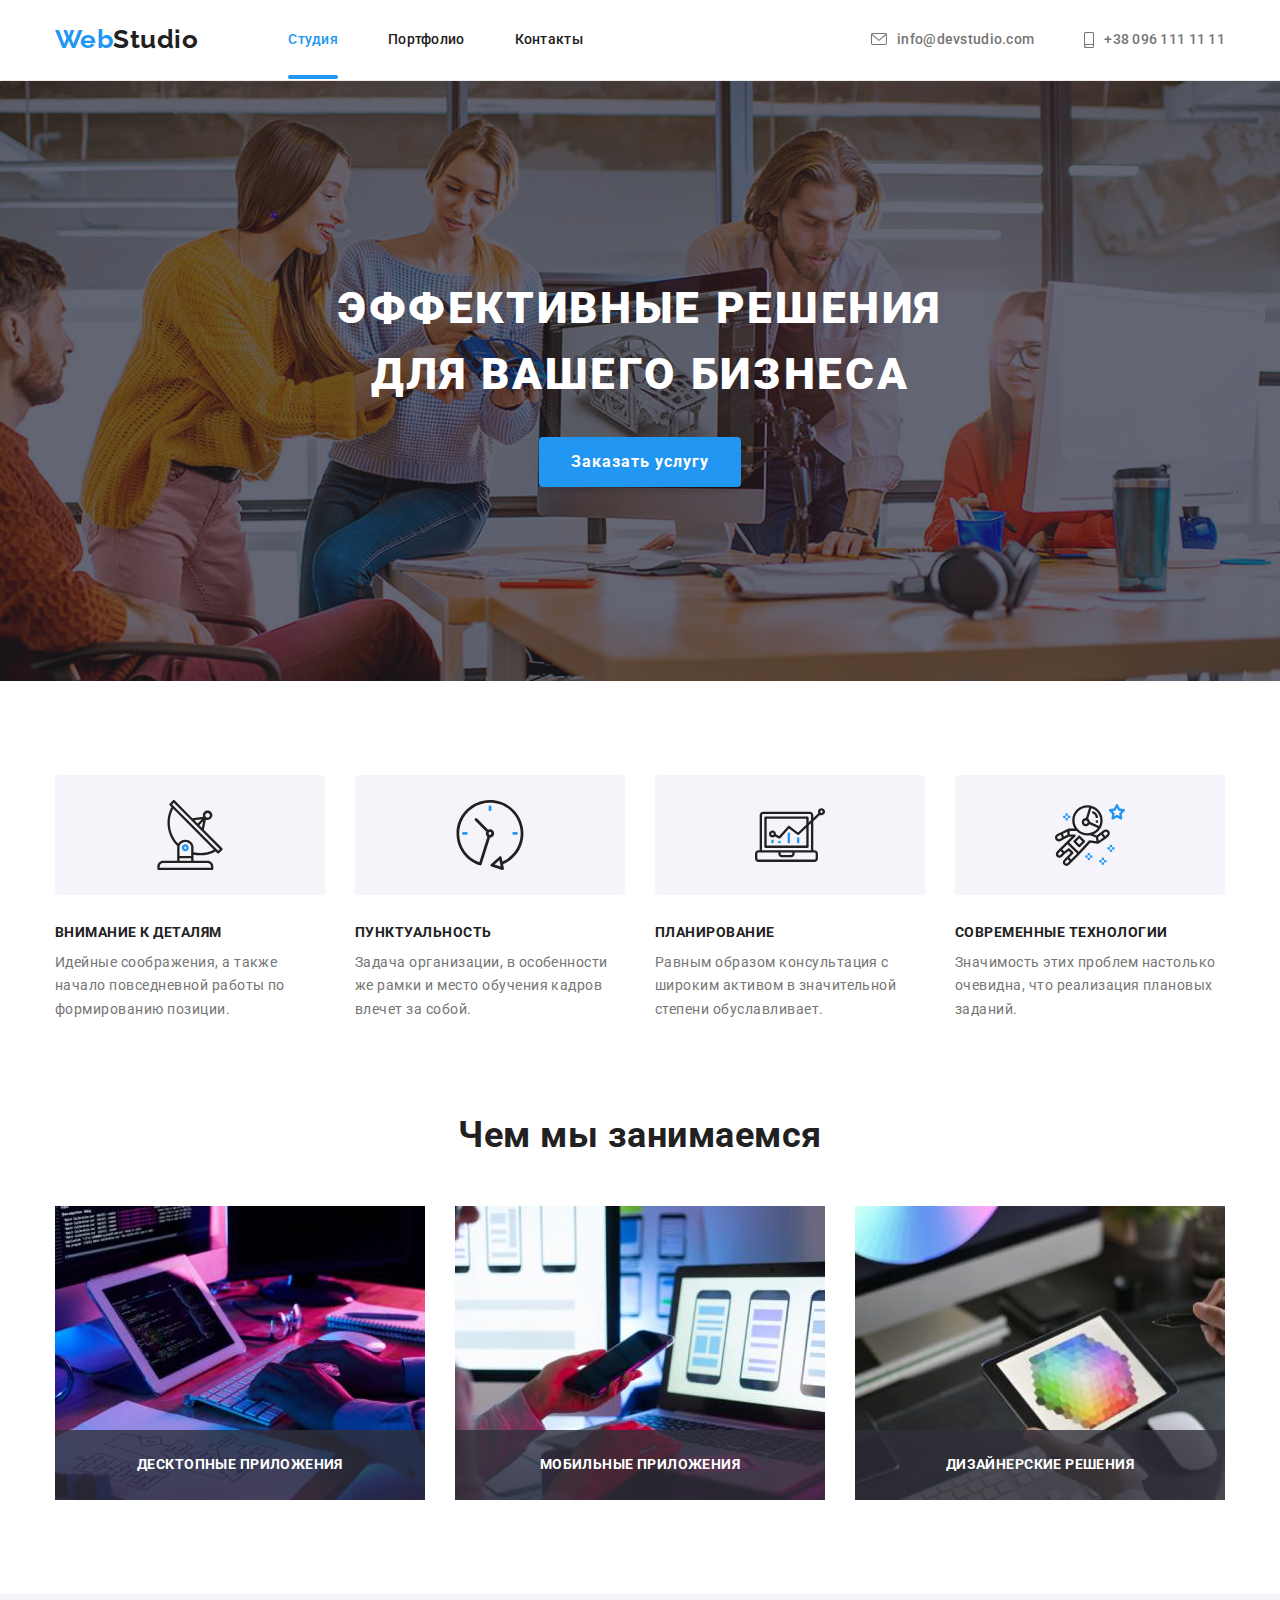
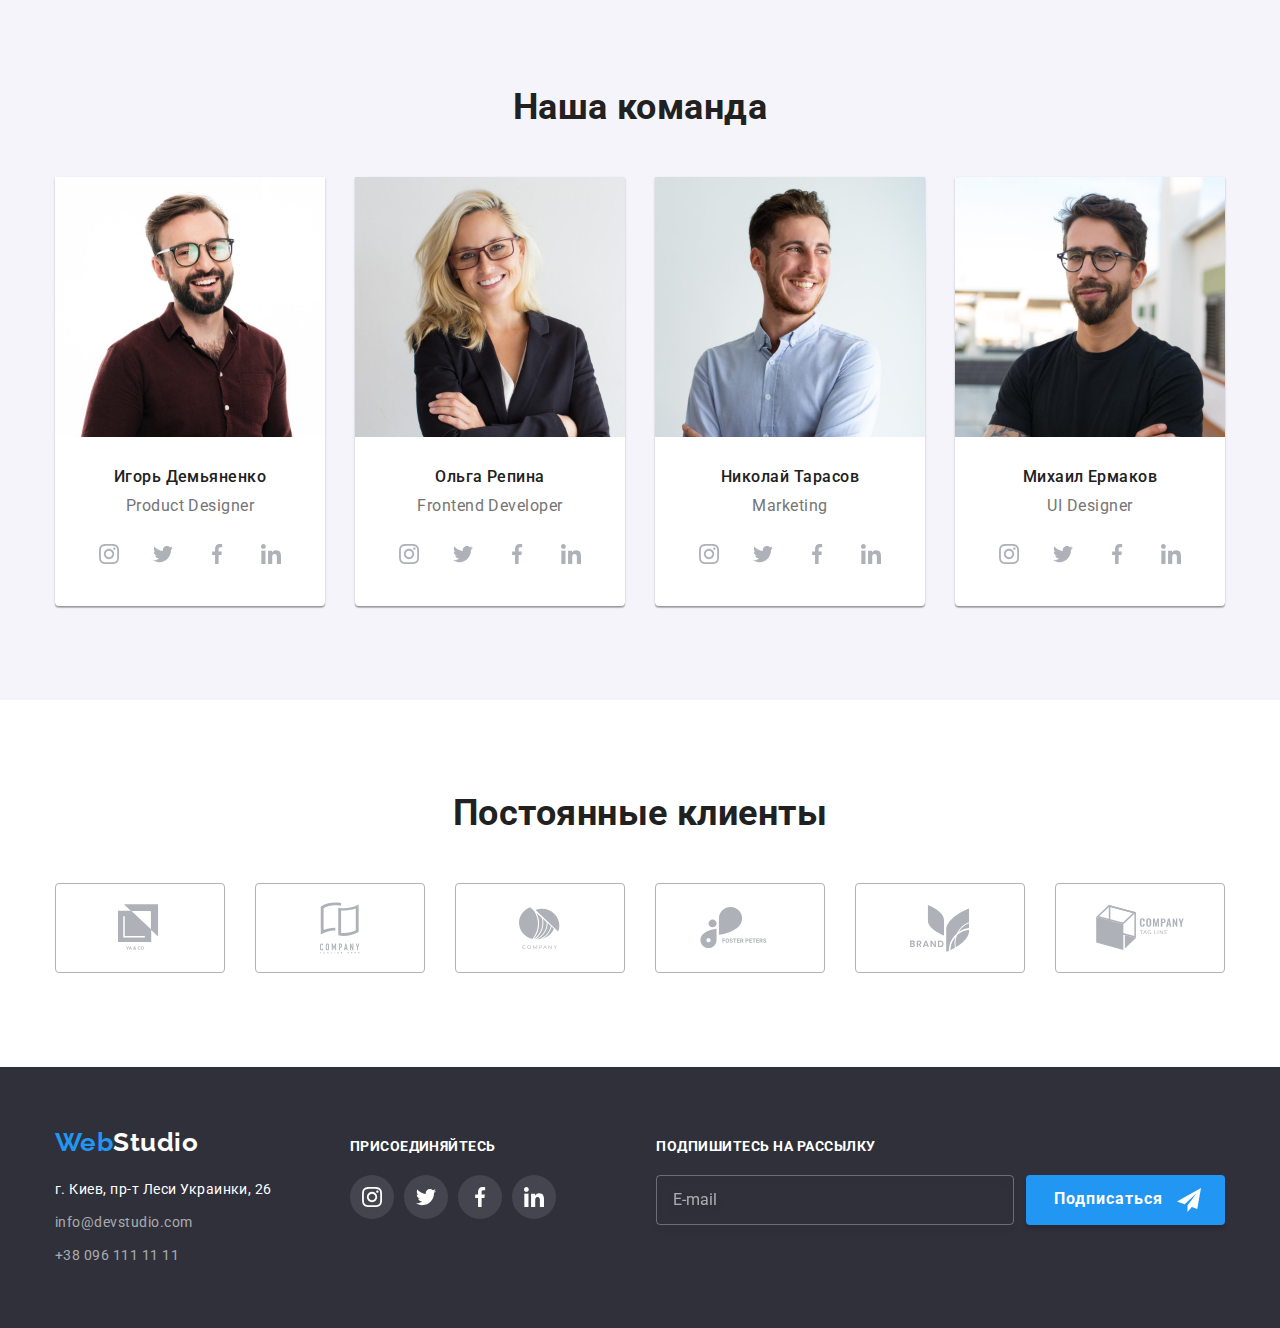
<file: index.html>
<!DOCTYPE html>
<html lang="ru">
<head>
    <meta charset="UTF-8">
    <meta http-equiv="X-UA-Compatible" content="IE=edge">
    <meta name="viewport" content="width=device-width, initial-scale=1.0">
    <title>WebStudio</title>
    <link rel="preconnect" href="https://fonts.gstatic.com">
    <link href="https://fonts.googleapis.com/css2?family=Raleway:wght@700&family=Roboto:wght@400;500;700;900&display=swap" rel="stylesheet">
    <link rel="stylesheet" href="https://cdnjs.cloudflare.com/ajax/libs/modern-normalize/0.2.0/modern-normalize.min.css">
    <link rel="stylesheet" href="./css/styles.css">
</head>
<body>
        <!--Навигация-->
        <header class="header">
            <div class="container">
            <nav class="navigation">
                <a href="./" class="webstudio-link"><span class="web">Web</span><span class="studio">Studio</span></a>
                <ul class="list menu">
                    <li class="menu-item"><a href="./" class="site-nav-link current">Студия</a></li>
                    <li class="menu-item"><a href="./portfolio.html" class="site-nav-link">Портфолио</a></li>
                    <li class="menu-item"><a href="" class="site-nav-link">Контакты</a></li>
                </ul>
            </nav>
            <ul class="list contacts">
                <li class="contacts-list"><a href="mailto:info@devstudio.com" class="contacts-item">
                    <svg class="icon" width="16" height="12">
                        <use href="./images/icons.svg#icon-envelope"></use>
                    </svg>
                    info@devstudio.com</a></li>
                <li class="contacts-list"><a href="tel:+380961111111" class="contacts-item">
                    <svg class="icon" width="10" height="16">
                        <use href="./images/icons.svg#icon-smartphone"></use>
                    </svg>
                    +38 096 111 11 11</a></li>
            </ul> 
            </div>           
        </header>
        <main>
        <section class="hero main-title">
            <div class="container">
                <h1 class="tag-main">Эффективные решения для вашего бизнеса</h1>
                <button type="button" class="order-button" data-modal-open>Заказать услугу</button>
            </div>
        </section>
        <!--Секция "Особенности"-->
        <section class="features-list section">
            <div class="container">
                <ul class="list grid">
                    <li class="grid-item features-item">
                        <div class="features-icon">
                            <svg class="icon">
                                <use href="./images/icons.svg#icon-antenna"></use>
                            </svg>
                        </div>
                        <h3 class="features">Внимание к деталям</h3>
                        <p class="description">Идейные соображения, а также начало повседневной работы по формированию позиции.</p>
                    </li>
                    <li class="grid-item features-item">
                        <div class="features-icon">
                                <svg class="icon">
                                <use href="./images/icons.svg#icon-clock"></use>
                            </svg>
                        </div>
                        <h3 class="features">Пунктуальность</h3>
                        <p class="description">Задача организации, в особенности же рамки и место обучения кадров влечет за собой.</p>
                    </li>
                    <li class="grid-item features-item">
                        <div class="features-icon">
                                <svg class="icon">
                                <use href="./images/icons.svg#icon-diagram"></use>
                            </svg>
                        </div>
                        <h3 class="features">Планирование</h3>
                        <p class="description">Равным образом консультация с широким активом в значительной степени обуславливает.</p>
                    </li>
                    <li class="grid-item features-item">
                        <div class="features-icon">
                                <svg class="icon">
                                <use href="./images/icons.svg#icon-astronaut"></use>
                            </svg>
                        </div>
                        <h3 class="features">Современные технологии</h3>
                        <p class="description">Значимость этих проблем настолько очевидна, что реализация плановых заданий.</p>
                    </li>
                </ul>
            </div>
        </section>
        <!--Секция "Чем мы занимаемся"-->
        <section class="activities section">
            <div class="container">
                <h2 class="activities-title">Чем мы занимаемся</h2>
                <ul class="list grid">
                    <li class="grid-item activities-item">
                        <img src="./images/box_1.jpg" 
                        alt="фото пример 1" 
                        width="370">
                      <div class="activities-meta">
                          <p class="activities-annotation">Десктопные приложения</p>
                      </div>
                    </li>
                    <li class="grid-item activities-item">
                        <img src="./images/box_2.jpg" 
                        alt="фото пример 2" 
                        width="370">
                      <div class="activities-meta">
                        <p class="activities-annotation">Мобильные приложения</p>
                      </div>
                    </li>
                    <li class="grid-item activities-item">
                        <img src="./images/box_3.jpg" 
                        alt="фото пример 3" 
                        width="370">
                      <div class="activities-meta">
                        <p class="activities-annotation">Дизайнерские решения</p>
                      </div>
                    </li>
                </ul>
            </div>
        </section>
        <!--Секция "Наша команда"-->
        <section class="team-list section">
            <div class="container">
                <h2 class="our-team">Наша команда</h2>
                <ul class="list grid">
                    <li class="grid-item team-item">
                        <img src="./images/team_card_1.jpg" alt="фото Игоря Демьяненко" width="270">
                        <div class="team-info"><h3 class="team-name">Игорь Демьяненко</h3>
                        <p class="team-description">Product Designer</p>
                        <ul class="list social-icons">
                            <li class="social-icons-item">
                              <a href="" class="social-icons-link" target="_blank" rel="noopener noreferrer">
                                <svg class="icon">
                                  <use href="./images/icons.svg#icon-instagram"></use>
                                </svg>
                              </a>
                            </li>
                            <li class="social-icons-item">
                              <a href="" class="social-icons-link" target="_blank" rel="noopener noreferrer">
                                <svg class="icon">
                                  <use href="./images/icons.svg#icon-twitter"></use>
                                </svg>
                              </a>
                            </li>
                            <li class="social-icons-item">
                              <a href="" class="social-icons-link" target="_blank" rel="noopener noreferrer">
                                <svg class="icon">
                                  <use href="./images/icons.svg#icon-facebook"></use>
                                </svg>
                              </a>
                            </li>
                            <li class="social-icons-item">
                              <a href="" class="social-icons-link" target="_blank" rel="noopener noreferrer">
                                <svg class="icon">
                                  <use href="./images/icons.svg#icon-linkedin"></use>
                                </svg>
                              </a>
                            </li>
                          </ul>
                        </div>
                    </li>
                    <li class="grid-item team-item">
                        <img src="./images/team_card_2.jpg" alt="фото Ольги Репиной" width="270">
                        <div class="team-info"><h3 class="team-name">Ольга Репина</h3>
                        <p class="team-description">Frontend Developer</p>
                        <ul class="list social-icons">
                            <li class="social-icons-item">
                              <a href="" class="social-icons-link" target="_blank" rel="noopener noreferrer">
                                <svg class="icon">
                                  <use href="./images/icons.svg#icon-instagram"></use>
                                </svg>
                              </a>
                            </li>
                            <li class="social-icons-item">
                              <a href="" class="social-icons-link" target="_blank" rel="noopener noreferrer">
                                <svg class="icon">
                                  <use href="./images/icons.svg#icon-twitter"></use>
                                </svg>
                              </a>
                            </li>
                            <li class="social-icons-item">
                              <a href="" class="social-icons-link" target="_blank" rel="noopener noreferrer">
                                <svg class="icon">
                                  <use href="./images/icons.svg#icon-facebook"></use>
                                </svg>
                              </a>
                            </li>
                            <li class="social-icons-item">
                              <a href="" class="social-icons-link" target="_blank" rel="noopener noreferrer">
                                <svg class="icon">
                                  <use href="./images/icons.svg#icon-linkedin"></use>
                                </svg>
                              </a>
                            </li>
                          </ul>
                        </div>                    
                    </li>
                    <li class="grid-item team-item">
                        <img src="./images/team_card_3.jpg" alt="фото Николая Тарасова" width="270">
                        <div class="team-info"><h3 class="team-name">Николай Тарасов</h3>
                        <p class="team-description">Marketing</p>
                        <ul class="list social-icons">
                            <li class="social-icons-item">
                              <a href="" class="social-icons-link" target="_blank" rel="noopener noreferrer">
                                <svg class="icon">
                                  <use href="./images/icons.svg#icon-instagram"></use>
                                </svg>
                              </a>
                            </li>
                            <li class="social-icons-item">
                              <a href="" class="social-icons-link" target="_blank" rel="noopener noreferrer">
                                <svg class="icon">
                                  <use href="./images/icons.svg#icon-twitter"></use>
                                </svg>
                              </a>
                            </li>
                            <li class="social-icons-item">
                              <a href="" class="social-icons-link" target="_blank" rel="noopener noreferrer">
                                <svg class="icon">
                                  <use href="./images/icons.svg#icon-facebook"></use>
                                </svg>
                              </a>
                            </li>
                            <li class="social-icons-item">
                              <a href="" class="social-icons-link" target="_blank" rel="noopener noreferrer">
                                <svg class="icon">
                                  <use href="./images/icons.svg#icon-linkedin"></use>
                                </svg>
                              </a>
                            </li>
                          </ul>
                        </div>
                    </li>
                    <li class="grid-item team-item">
                        <img src="./images/team_card_4.jpg" alt="фото Михаила Ермакова" width="270">
                        <div class="team-info"><h3 class="team-name">Михаил Ермаков</h3>
                        <p class="team-description">UI Designer</p>
                        <ul class="list social-icons">
                            <li class="social-icons-item">
                              <a href="" class="social-icons-link" target="_blank" rel="noopener noreferrer">
                                <svg class="icon">
                                  <use href="./images/icons.svg#icon-instagram"></use>
                                </svg>
                              </a>
                            </li>
                            <li class="social-icons-item">
                              <a href="" class="social-icons-link" target="_blank" rel="noopener noreferrer">
                                <svg class="icon">
                                  <use href="./images/icons.svg#icon-twitter"></use>
                                </svg>
                              </a>
                            </li>
                            <li class="social-icons-item">
                              <a href="" class="social-icons-link" target="_blank" rel="noopener noreferrer">
                                <svg class="icon">
                                  <use href="./images/icons.svg#icon-facebook"></use>
                                </svg>
                              </a>
                            </li>
                            <li class="social-icons-item">
                              <a href="" class="social-icons-link" target="_blank" rel="noopener noreferrer">
                                <svg class="icon">
                                  <use href="./images/icons.svg#icon-linkedin"></use>
                                </svg>
                              </a>
                            </li>
                          </ul>
                        </div>
                    </li>
                </ul>
            </div>
        </section>
        <section class="clients section">
            <div class="container">
                <h2 class="clients-title">Постоянные клиенты</h2>
                <ul class="list grid clients-icons">
                    <li class="clients-icons-item grid-item">
                        <a href="" class="clients-icons-link" target="_blank" rel="noopener noreferrer">
                            <svg class="icon" width="44.27" height="49.23">
                            <use href="./images/icons.svg#icon-logo-1"></use>
                            </svg>
                        </a>
                    </li>
                    <li class="clients-icons-item grid-item">
                        <a href="" class="clients-icons-link" target="_blank" rel="noopener noreferrer">
                            <svg class="icon" width="40" height="52">
                                <use href="./images/icons.svg#icon-logo-2"></use>
                            </svg>
                        </a>
                    </li>
                    <li class="clients-icons-item grid-item">
                        <a href="" class="clients-icons-link" target="_blank" rel="noopener noreferrer">
                            <svg class="icon" width="41" height="42.6">
                                <use href="./images/icons.svg#icon-logo-3"></use>
                            </svg>
                        </a>
                    </li>
                    <li class="clients-icons-item grid-item">
                        <a href="" class="clients-icons-link" target="_blank" rel="noopener noreferrer">
                            <svg class="icon" width="79.66" height="42.02">
                                <use href="./images/icons.svg#icon-logo-4"></use>
                            </svg>
                        </a>
                    </li>
                    <li class="clients-icons-item grid-item">
                        <a href="" class="clients-icons-link" target="_blank" rel="noopener noreferrer">
                            <svg class="icon" width="59" height="47">
                                <use href="./images/icons.svg#icon-logo-5"></use>
                            </svg>
                        </a>
                    </li>
                    <li class="clients-icons-item grid-item">
                        <a href="" class="clients-icons-link" target="_blank" rel="noopener noreferrer">
                            <svg class="icon" width="88.48" height="45.44">
                                <use href="./images/icons.svg#icon-logo-6"></use>
                            </svg>
                        </a>
                    </li>
                </ul>
            </div>
        </section>
    </main>

        <footer class="footer">
            <div class="container">
                <div class="footer-contacts"><a href="/" class="webstudio-link"><span class="web">Web</span><span class="studio-footer">Studio</span></a>
                    <address class="address">
                        г. Киев, пр-т Леси Украинки, 26
                        <ul class="list address-list">
                            <li class="address-items"><a href="mailto:info@devstudio.com" class="contacts-footer">info@devstudio.com</a></li>
                            <li class="address-items"><a href="tel:+380961111111" class="contacts-footer">+38 096 111 11 11</a></li>
                        </ul>
                    </address>
                </div>
                <div class="footer-social-links">
                    <h2 class="footer-social-tag">присоединяйтесь</h2>
                    <ul class="list social-icons">
                        <li class="social-icons-item">
                        <a href="" class="social-icons-link" target="_blank" rel="noopener noreferrer">
                            <svg class="footer-icon">
                            <use href="./images/icons.svg#icon-instagram"></use>
                            </svg>
                        </a>
                        </li>
                        <li class="social-icons-item">
                        <a href="" class="social-icons-link" target="_blank" rel="noopener noreferrer">
                            <svg class="footer-icon">
                            <use href="./images/icons.svg#icon-twitter"></use>
                            </svg>
                        </a>
                        </li>
                        <li class="social-icons-item">
                        <a href="" class="social-icons-link" target="_blank" rel="noopener noreferrer">
                            <svg class="footer-icon">
                            <use href="./images/icons.svg#icon-facebook"></use>
                            </svg>
                        </a>
                        </li>
                        <li class="social-icons-item">
                        <a href="" class="social-icons-link" target="_blank" rel="noopener noreferrer">
                            <svg class="footer-icon">
                            <use href="./images/icons.svg#icon-linkedin"></use>
                            </svg>
                        </a>
                        </li>
                    </ul>
                </div>
                <div class="footer-subscibe">
                  <h2 class="footer-subscribe-tag">Подпишитесь на рассылку</h2>
                    <div class="subscribe-container">
                      <form class="subscribe-email">
                        <input 
                          class="subscribe-form-field"
                          type="email" 
                          name="user_email"
                          placeholder="E-mail"
                        />
                      </form>
                        <button type="submit" class="subscibe-button">
                            Подписаться
                          <svg class="subscribe-icon" width="24" height="24">
                            <use href="./images/icons.svg#icon-telegram-subscribe"></use>
                          </svg>
                        </button>
                    </div>
                </div>
            </div>
        </footer>

      <!-- modal -->

        <div class="backdrop is-hidden" data-modal>
          <div class="modal">
              <button type="button" class="exit-modal" data-modal-close>
                  <svg class="close-modal-button" width="18px" height="18px">
                      <use href="./images/icons.svg#icon-cross"></use>
                  </svg>
              </button>

              <div class="modal-message"> Оставьте свои данные, мы вам перезвоним </div>

              <form class="feedback">
                  <label for="name" class="modal-name">Имя</label>
                  <div class="form-container">
                      <input 
                        class="form-field"
                        type="text" 
                        id="name"
                        name="user_name"
                        pattern="^[A-Za-zА-Яа-яЁё\s]+$"
                        required
                      />
                      <svg class="modal-icon">
                        <use href="./images/icons.svg#icon-person-form"></use>
                      </svg>
                    </div>            

                  <label for="user_phone" class="modal-name">Телефон</label>
                      <div class="form-container">
                      <input 
                        class="form-field"
                        type="tel"
                        id="user_phone"
                        name="user_phone"
                        pattern="[0-9]{10}"
                        required
                      />
                      <svg class="modal-icon">
                        <use href="./images/icons.svg#icon-phone-form"></use>
                      </svg>
                    </div>
                  
                  <label for="user_email" class="modal-name">Почта</label>
                      <div class="form-container">
                      <input 
                        class="form-field"
                        type="email" 
                        id="user_email"
                        name="user_email"
                      />
                      <svg class="modal-icon">
                        <use href="./images/icons.svg#icon-email-form"></use>
                      </svg>
                      </div>

                  <label class="modal-form"> 
                    Комментарий
                      <textarea 
                        class="form-field form-message"
                        id="user_message"
                        name="user_message"
                        rows="5" 
                        placeholder="Введите текст"></textarea>
                  </label>

                  <div class="checkbox-item">
                    <label class="checkbox-label">
                      <input 
                        class="checkbox"
                        type="checkbox" 
                        name="consent"
                        required
                      />
                        <span class="checkbox-icon">
                          <svg class="checkbox-icon-checked" width="16px" height="15px">
                            <use href="./images/icons.svg#icon-check"></use>
                          </svg>
                        </span>
                        Соглашаюсь с рассылкой и принимаю <a href="" class="terms-link">Условия договора</a>
                    </label>
                  </div>


                <button class="button feedback-button" type="submit">Отправить</button>
              </form>
          </div>
      </div>
      <script src="./js/modal.js"></script>
    </body>
</html>
</file>
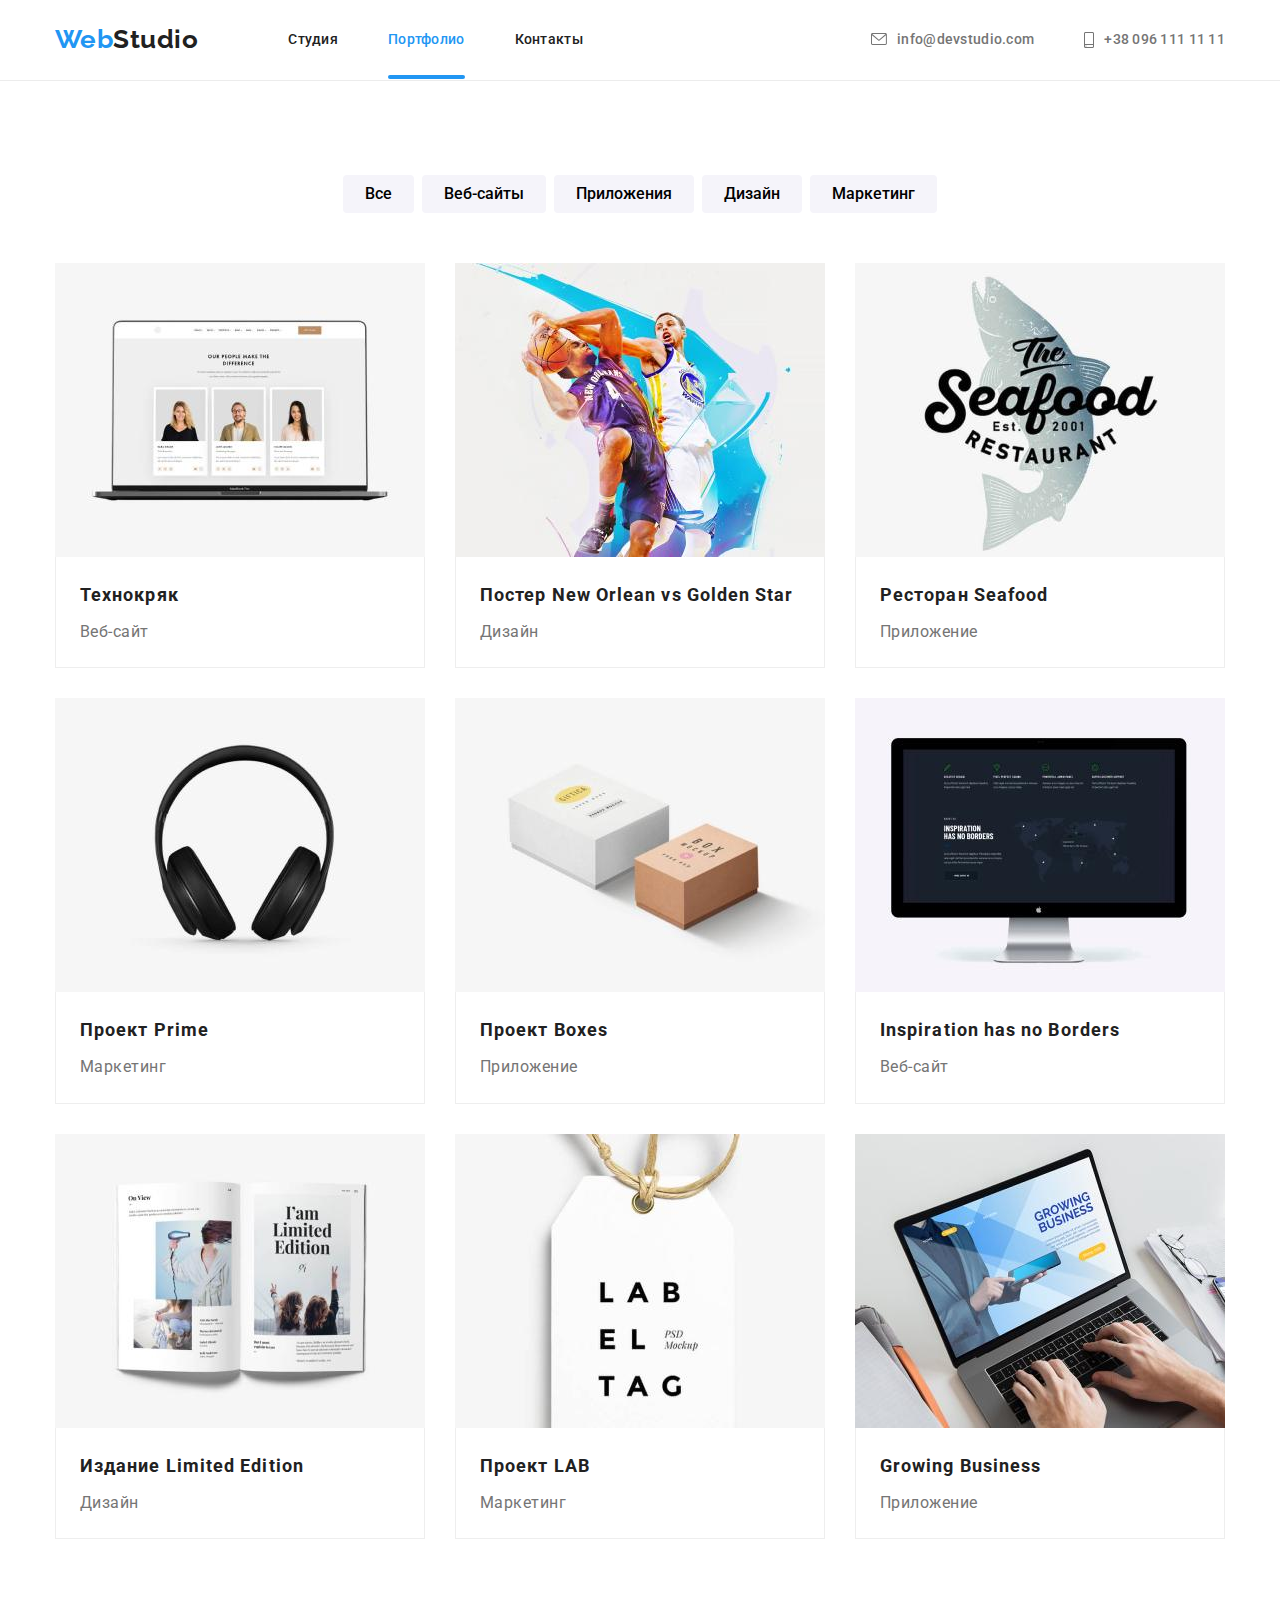
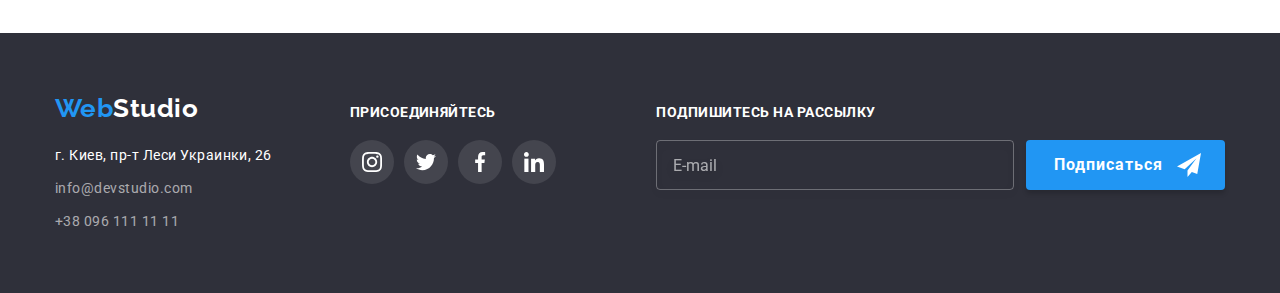
<file: portfolio.html>
<!DOCTYPE html>
<html lang="ru">
<head>
    <meta charset="UTF-8">
    <meta http-equiv="X-UA-Compatible" content="IE=edge">
    <meta name="viewport" content="width=device-width, initial-scale=1.0">
    <title>WebStudio</title>
    <link rel="preconnect" href="https://fonts.gstatic.com">
    <link href="https://fonts.googleapis.com/css2?family=Raleway:wght@700&family=Roboto:wght@400;500;700;900&display=swap" rel="stylesheet">
    <link rel="stylesheet" href="https://cdnjs.cloudflare.com/ajax/libs/modern-normalize/0.2.0/modern-normalize.min.css">
    <link rel="stylesheet" href="./css/styles.css">
</head>
<body>
        <!--Навигация-->
        <header class="header">
            <div class="container">
            <nav class="navigation">
                <a href="./" class="webstudio-link"><span class="web">Web</span><span class="studio">Studio</span></a>
                <ul class="list menu">
                    <li class="menu-item"><a href="./" class="site-nav-link">Студия</a></li>
                    <li class="menu-item"><a href="./portfolio.html" class="site-nav-link current">Портфолио</a></li>
                    <li class="menu-item"><a href="" class="site-nav-link">Контакты</a></li>
                </ul>
            </nav>
            <ul class="list contacts">
                <li class="contacts-list"><a href="mailto:info@devstudio.com" class="contacts-item">
                    <svg class="icon" width="16" height="12">
                        <use href="./images/icons.svg#icon-envelope"></use>
                    </svg>
                    info@devstudio.com</a></li>
                <li class="contacts-list"><a href="tel:+380961111111" class="contacts-item">
                    <svg class="icon" width="10" height="16">
                        <use href="./images/icons.svg#icon-smartphone"></use>
                    </svg>
                    +38 096 111 11 11</a></li>
            </ul> 
            </div>           
        </header>
        <main>
            <section class="section">
                <div class="container">
                    <h1 class="visually-hidden">Портфолио</h1>

                    <!--Кнопки фильтра проектов-->
                    <h2 class="visually-hidden">Фильтр</h2>
                    <ul class="list filter-list">
                        <li><button type="button" class="button filter-button">Все</button></li>
                        <li><button type="button" class="button filter-button">Веб-сайты</button></li>
                        <li><button type="button" class="button filter-button">Приложения</button></li>
                        <li><button type="button" class="button filter-button">Дизайн</button></li>
                        <li><button type="button" class="button filter-button">Маркетинг</button></li>
                    </ul>
                    
                    <!--Примеры работ-->
                    <h2 class="visually-hidden">Примеры работ</h2>
                    <ul class="list grid portfolio">
                        <li class="grid-item portfolio-item">
                            <div class="portfolio-filling">
                                <img src="./images-portfolio/img-portfolio-1.jpg" alt="пример №1" width="370">
                                <div class="portfolio-meta">
                                    <p class="portfolio-annotation">Технокряк это современная площадка распространения коронавируса. Компании используют эту
                                        платформу для цифрового шпионажа и атак на защищённые сервера конкурентов.
                                    </p>
                                </div>
                            </div>
                            <div class="portfolio-info"><h3 class="portfolio-name">Технокряк</h3>
                                <p class="portfolio-description">Веб-сайт</p>
                            </div>
                        </li>
                        <li class="grid-item portfolio-item">
                            <div class="portfolio-filling">
                                <img src="./images-portfolio/img-portfolio-2.jpg" alt="пример №2" width="370">
                                <div class="portfolio-meta">
                                    <p class="portfolio-annotation">Технокряк это современная площадка распространения коронавируса. Компании используют эту
                                        платформу для цифрового шпионажа и атак на защищённые сервера конкурентов.
                                    </p>
                                </div>
                            </div>
                            <div class="portfolio-info"><h3 class="portfolio-name">Постер New Orlean vs Golden Star</h3>
                                <p class="portfolio-description">Дизайн</p>
                            </div>
                        </li>
                        <li class="grid-item portfolio-item">
                            <div class="portfolio-filling">
                                <img src="./images-portfolio/img-portfolio-3.jpg" alt="пример №3" width="370">
                                <div class="portfolio-meta">
                                    <p class="portfolio-annotation">Технокряк это современная площадка распространения коронавируса. Компании используют эту
                                        платформу для цифрового шпионажа и атак на защищённые сервера конкурентов.
                                    </p>
                                </div>
                            </div>
                            <div class="portfolio-info"><h3 class="portfolio-name">Ресторан Seafood</h3>
                                <p class="portfolio-description">Приложение</p>
                            </div>
                        </li>
                        <li class="grid-item portfolio-item">
                            <div class="portfolio-filling">
                                <img src="./images-portfolio/img-portfolio-4.jpg" alt="пример №4" width="370">
                                <div class="portfolio-meta">
                                    <p class="portfolio-annotation">Технокряк это современная площадка распространения коронавируса. Компании используют эту
                                        платформу для цифрового шпионажа и атак на защищённые сервера конкурентов.
                                    </p>
                                </div>
                            </div>
                            <div class="portfolio-info"><h3 class="portfolio-name">Проект Prime</h3>
                                <p class="portfolio-description">Маркетинг</p>
                            </div>
                        </li>
                        <li class="grid-item portfolio-item">
                            <div class="portfolio-filling">
                                <img src="./images-portfolio/img-portfolio-5.jpg" alt="пример №5" width="370">
                                <div class="portfolio-meta">
                                    <p class="portfolio-annotation">Технокряк это современная площадка распространения коронавируса. Компании используют эту
                                        платформу для цифрового шпионажа и атак на защищённые сервера конкурентов.
                                    </p>
                                </div>
                            </div>
                            <div class="portfolio-info"><h3 class="portfolio-name">Проект Boxes</h3>
                                <p class="portfolio-description">Приложение</p>
                            </div>
                        </li>
                        <li class="grid-item portfolio-item">
                            <div class="portfolio-filling">
                                <img src="./images-portfolio/img-portfolio-6.jpg" alt="пример №6" width="370">
                                <div class="portfolio-meta">
                                    <p class="portfolio-annotation">Технокряк это современная площадка распространения коронавируса. Компании используют эту
                                        платформу для цифрового шпионажа и атак на защищённые сервера конкурентов.
                                    </p>
                                </div>
                            </div>
                            <div class="portfolio-info"><h3 class="portfolio-name">Inspiration has no Borders</h3>
                                <p class="portfolio-description">Веб-сайт</p>
                            </div>
                        </li>
                        <li class="grid-item portfolio-item">
                            <div class="portfolio-filling">
                                <img src="./images-portfolio/img-portfolio-7.jpg" alt="пример №7" width="370">
                                <div class="portfolio-meta">
                                    <p class="portfolio-annotation">Технокряк это современная площадка распространения коронавируса. Компании используют эту
                                        платформу для цифрового шпионажа и атак на защищённые сервера конкурентов.
                                    </p>
                                </div>
                            </div>
                            <div class="portfolio-info"><h3 class="portfolio-name">Издание Limited Edition</h3>
                                <p class="portfolio-description">Дизайн</p>
                            </div>
                        </li>
                        <li class="grid-item portfolio-item">
                            <div class="portfolio-filling">
                                <img src="./images-portfolio/img-portfolio-8.jpg" alt="пример №8" width="370">
                                <div class="portfolio-meta">
                                    <p class="portfolio-annotation">Технокряк это современная площадка распространения коронавируса. Компании используют эту
                                        платформу для цифрового шпионажа и атак на защищённые сервера конкурентов.
                                    </p>
                                </div>
                            </div>
                            <div class="portfolio-info"><h3 class="portfolio-name">Проект LAB</h3>
                                <p class="portfolio-description">Маркетинг</p>
                            </div>
                        </li>
                        <li class="grid-item portfolio-item">
                            <div class="portfolio-filling">
                                <img src="./images-portfolio/img-portfolio-9.jpg" alt="пример №9" width="370">
                                <div class="portfolio-meta">
                                    <p class="portfolio-annotation">Технокряк это современная площадка распространения коронавируса. Компании используют эту
                                        платформу для цифрового шпионажа и атак на защищённые сервера конкурентов.
                                    </p>
                                </div>
                            </div>
                            <div class="portfolio-info"><h3 class="portfolio-name">Growing Business</h3>
                            <p class="portfolio-description">Приложение</p>
                            </div>
                        </li>
                    </ul>
                </div>
            </section>
        </main>
        <footer class="footer">
            <div class="container">
                <div class="footer-contacts"><a href="/" class="webstudio-link"><span class="web">Web</span><span class="studio-footer">Studio</span></a>
                    <address class="address">
                        г. Киев, пр-т Леси Украинки, 26
                        <ul class="list address-list">
                            <li class="address-items"><a href="mailto:info@devstudio.com" class="contacts-footer">info@devstudio.com</a></li>
                            <li class="address-items"><a href="tel:+380961111111" class="contacts-footer">+38 096 111 11 11</a></li>
                        </ul>
                    </address>
                </div>
                <div class="footer-social-links">
                    <h2 class="footer-social-tag">присоединяйтесь</h2>
                    <ul class="list social-icons">
                        <li class="social-icons-item">
                        <a href="" class="social-icons-link" target="_blank" rel="noopener noreferrer">
                            <svg class="footer-icon">
                            <use href="./images/icons.svg#icon-instagram"></use>
                            </svg>
                        </a>
                        </li>
                        <li class="social-icons-item">
                        <a href="" class="social-icons-link" target="_blank" rel="noopener noreferrer">
                            <svg class="footer-icon">
                            <use href="./images/icons.svg#icon-twitter"></use>
                            </svg>
                        </a>
                        </li>
                        <li class="social-icons-item">
                        <a href="" class="social-icons-link" target="_blank" rel="noopener noreferrer">
                            <svg class="footer-icon">
                            <use href="./images/icons.svg#icon-facebook"></use>
                            </svg>
                        </a>
                        </li>
                        <li class="social-icons-item">
                        <a href="" class="social-icons-link" target="_blank" rel="noopener noreferrer">
                            <svg class="footer-icon">
                            <use href="./images/icons.svg#icon-linkedin"></use>
                            </svg>
                        </a>
                        </li>
                    </ul>
                </div>
                <div class="footer-subscibe">
                    <h2 class="footer-subscribe-tag">Подпишитесь на рассылку</h2>
                      <div class="subscribe-container">
                        <form class="subscribe-email">
                            <input 
                            class="subscribe-form-field"
                            type="email" 
                            name="user_email"
                            placeholder="E-mail"
                            />
                        </form>
                            <button type="submit" class="subscibe-button">
                              Подписаться
                            <svg class="subscribe-icon" width="24" height="24">
                              <use href="./images/icons.svg#icon-telegram-subscribe"></use>
                            </svg>
                        </button>
                    </div>
                </div>
            </div>
        </footer>
    </body>
</html>
</file>
<file: css/styles.css>
:root {
    --primary-text-color: #212121;
    --secondary-text-color: #757575;
    --accent-text-color: #2196F3;
    --block-color: #2F303A;
    --white-color: #ffffff;
    --border-color: #ECECEC;
    --grid-item: 1;
}

/*Стили для обнуления*/

html {
    box-sizing: border-box;
}

*, 
::after, 
::before {
    box-sizing: inherit;
}

h1,
h2,
h3,
h4,
h5,
h6,
p {
	margin-top: 0;
}

.list {
	list-style: none;
	padding-left: 0;
	margin: 0;
}

img {
    display: block;
    max-width: 100%;
    height: auto;
}

body {
    background-color: var(--white-color);
    font-family: Roboto, sans-serif;
    font-style: normal;
    letter-spacing: 0.03em;
    color: var(--primary-text-color);
}

.container {
    width: 1200px;
    padding-right: 15px;
    padding-left: 15px;
    margin-right: auto;
    margin-left: auto;
}

.grid {    
    display: flex;
    flex-wrap: wrap;
    margin-left: -30px;
    margin-top: -30px;    
}

.grid-item {
    flex-basis: calc((100% - 30px * var(--grid-item)) / var(--grid-item));
    margin-left: 30px;
    margin-top: 30px;
}

.section {
    padding-top: 94px;
    padding-bottom: 94px;
}

/*header*/
.header {
    background-color: #ffffff;
    padding-top: 24px;
    padding-bottom: 25px;
    border-bottom: 1px solid;
    border-color: var(--border-color);
}

.web,
.studio,
.studio-footer {
    font-family: Raleway, sans-serif;
    font-style: normal;
    font-weight: 700;
    font-size: 26px;
    line-height: 1.2;
}

.web {
    color: var(--accent-text-color);
}

.studio {
    color: var(--primary-text-color);
}

.webstudio-link {
    text-decoration: none;
}

.menu {
    display: inline-flex;
}

.menu-item:not(:last-child) {
    margin-right: 50px;
}
.header .container {
    display: flex;
    justify-content: flex-end;
    align-items: center;
}

.header .webstudio-link {
    margin-right: 90px;
}

.navigation {
    display: flex;
    align-items: center;
    margin-right: auto;
}

/*site nav*/

.menu-item .current {
    color: var(--accent-text-color);
}

.current {
    position: relative;    
}

.current::after {
    position: absolute;
    left: 0;
    bottom: 0;
    content: "";
    display: block;
    height: 4px;
    width: 100%;
    border-radius: 2px;
    background-color: var(--accent-text-color);
}

.site-nav-link {
    padding-bottom: 32px;
    padding-top: 32px;
    font-weight: 500;
    font-size: 14px;
    line-height: 1.1;
    letter-spacing: 0.02em;
    text-decoration: none;
    color: var(--primary-text-color);
    transition: color 250ms cubic-bezier(0.4, 0, 0.2, 1);
}

.site-nav-link:hover,
.site-nav-link:focus {
    color: var(--accent-text-color);
}

/*contacts header*/
.contacts {
    display: inline-flex;
}

.contacts a {
    padding-top: 5px;
    padding-bottom: 5px;    
}

.contacts-item .icon {
    margin-right: 10px;
    fill: var(--secondary-text-color);
    transition: fill 250ms cubic-bezier(0.4, 0, 0.2, 1);
}

.contacts-item:hover .icon,
.contacts-item:focus .icon {
    fill: var(--accent-text-color);
}

.contacts-list:nth-child(2n) {
    margin-left: 50px;
}


.contacts-item {
    display: flex;
    align-items: center;
    color: var(--secondary-text-color);
    font-weight: 500;
    font-size: 14px;
    line-height: 1.1;
    letter-spacing: 0.02em;
    text-decoration: none;
    transition: color 250ms cubic-bezier(0.4, 0, 0.2, 1);
}

.contacts-item:hover,
.contacts-item:focus {
    color: var(--accent-text-color);
}

/*hero*/
.hero {
    display: flex;
    align-items: center;
    background-image: linear-gradient( 
        to right, 
        rgba(47, 48, 58, 0.4), 
        rgba(47, 48, 58, 0.4)), 
        url(../images/main-image.jpg);
    height: 600px;
    max-width: 1600px;
    margin-left: auto;
    margin-right: auto;
    background-repeat: no-repeat;
    background-position: center;
    background-size: cover;
}

.tag-main {
    width: calc(100% / 12 * 7);
    display: flex;
    justify-content: center;
    margin-right: auto;
    margin-left: auto;
    margin-bottom: 30px;
}
.main-title{
    background-color: var(--block-color);
    padding-top: 200px;
    padding-bottom: 200px;
}

.tag-main {
    font-weight: 900;
    font-size: 44px;
    line-height: 1.5;
    text-align: center;
    letter-spacing: 0.06em;
    text-transform: uppercase;
    color: var(--white-color);
}

.order-button {
    margin-left: auto;
    margin-right: auto;
    padding: 10px 32px;
    color: var(--white-color);
    background-color: var(--accent-text-color);
    font-weight: 700;
    font-size: 16px;
    line-height: 1.9;
    display: flex;
    align-items: center;
    text-align: center;
    letter-spacing: 0.06em;
    cursor: pointer;
    box-shadow: 0px 4px 4px rgba(0, 0, 0, 0.15);
    border-radius: 4px;
    border: none;
}

.order-button:hover,
.order-button:focus {
    background-color: var(--secondary-text-color);
    filter: drop-shadow(0px 4px 4px rgba(0, 0, 0, 0.25));
}

.list{
    margin-bottom: 0;
    padding-left: 0;
    list-style: none;
}

.features {
    font-weight: 700;
    font-size: 14px;
    line-height: 1.1;
    text-transform: uppercase;
    color: var(--primary-text-color);
    margin-bottom: 10px;
}

.features-item {
    --grid-item: 4;    
}

.features-item .icon {
    width: 70px;
    height: 70px;
}

.features-icon {
    display: flex;
    align-items: center;
    justify-content: center;
    background-color: #f5f4fa;
    height: 120px;
    border-radius: 4px;
    margin-bottom: 30px;
}

.description {
    margin-bottom: 0;
    font-weight: 400;
    font-size: 14px;
    line-height: 1.7;
    color: var(--secondary-text-color);
}


.activities {
    padding-top: 0px;
}

.activities-title {
    display: flex;
    justify-content: center;
    margin-right: auto;
    margin-left: auto;
    margin-bottom: 50px;
}

.activities-item {
    --grid-item: 3;
    position: relative;
}

.activities-meta {
    display: flex;
    justify-content: center;
    align-items: center;
    position: absolute;
    left: 0;
    bottom: 0;
    width: 100%;
    height: 70px;
    background-color: rgba(47, 48, 58, 0.8);
}

.activities-annotation {
    font-weight: 700;
    font-size: 14px;
    line-height: 1.14;
    letter-spacing: 0.03em;
    text-transform: uppercase;
    color: var(--white-color);
    margin-bottom: 0;
}

.our-team {
    display: flex;
    justify-content: center;
    margin-right: auto;
    margin-left: auto;
    margin-bottom: 50px;
}

.team-item {
    --grid-item: 4;
    text-align: center;
    background-color: #ffffff;
    box-shadow: 0px 1px 3px rgba(0, 0, 0, 0.12), 
    0px 1px 1px rgba(0, 0, 0, 0.14), 
    0px 2px 1px rgba(0, 0, 0, 0.2);
    border-radius: 0px 0px 4px 4px;
}

.team-list {
    background-color: #F5F4FA;
}

.team-info {
    padding: 30px 32px;
}

.team-name {
    font-weight: 500;
    font-size: 16px;
    line-height: 1.2;
    text-align: center;
    margin-bottom: 0;
}

.team-description {
    font-weight: 400;
    font-size: 16px;
    line-height: 1.2;
    text-align: center;
    color: var(--secondary-text-color);
    margin-top: 10px;
    margin-bottom: 16px;    
}

.social-icons {
    display: inline-flex;
}

.social-icons .icon {
    width: 20px;
    height: 20px;
    fill: #AFB1B8;
    transition: fill 250ms cubic-bezier(0.4, 0, 0.2, 1);
}

.social-icons-link {
    display: flex;
    justify-content: center;
    align-items: center;
    border-radius: 50%;
    width: 44px;
    height: 44px;
    background-color: rgba(255, 255, 255, 0.1);
    transition: background-color 250ms cubic-bezier(0.4, 0, 0.2, 1);
}

.social-icons-link:hover,
.social-icons-link:focus {
    background-color: var(--accent-text-color);
}

.social-icons-link:hover .icon,
.social-icons-link:focus .icon {
    fill: var(--white-color);        
}

.social-icons-item + .social-icons-item {
    margin-left: 10px;
}

.activities-title,
.our-team,
.clients-title {
    font-weight: 700;
    font-size: 36px;
    line-height: 1.1;
    color: var(--primary-text-color);
    margin-bottom: 50px;
    text-align: center;
}

.clients-icons {
    display: flex;
    flex-wrap: wrap;       
}

.clients-icons-link {
    display: flex;
    border: 1px solid #AFB1B8;
    box-sizing: border-box;
    border-radius: 4px;
    height: 90px;
    justify-content: center;
    align-items: center;
    transition: border 250ms cubic-bezier(0.4, 0, 0.2, 1);    
}

.clients-icons-item {
    --grid-item: 6;
}

.clients-icons .icon {
    fill: #AFB1B8;
    transition: fill 250ms cubic-bezier(0.4, 0, 0.2, 1);
}

.clients-icons-link:hover,
.clients-icons-link:focus {
    border: 1px solid var(--accent-text-color);
}

.clients-icons-link:hover .icon,
.clients-icons-link:focus .icon {
    fill: var(--accent-text-color);
}

/*footer*/
footer {
    background-color: var(--block-color);
    padding-bottom: 60px;
    padding-top: 60px;
}
.studio-footer {
    color: var(--white-color);
}
.address {
    font-style: normal;
    font-weight: 400;
    font-size: 14px;
    line-height: 1.7;
    color: var(--white-color);
    margin-top: 20px;
}

.contacts-footer {
    text-decoration: none;
    color: rgb(255, 255, 255, 0.6);
    transition: color 250ms cubic-bezier(0.4, 0, 0.2, 1);
}

.contacts-footer:hover,
.contacts-footer:focus {
    color: var(--accent-text-color);
}

.address-list {
    margin-top: 9px;
}

.address-items:nth-child(2n) {
    margin-top: 9px;
}

.footer .container {
    display: flex;
    align-items: baseline;
    justify-content: space-between;
}

.footer .webstudio-link {
    margin-bottom: 20px;
}

.footer-contacts {
    margin-right: 70px;
}

.footer-social-links {
    margin-right: 93px;
}

.footer-social-tag {
    font-weight: 700;
    font-size: 14px;
    line-height: 1.1;
    text-transform: uppercase;
    color: #FFFFFF;
    margin-bottom: 20px;
}

.social-icons .footer-icon {
    width: 20px;
    height: 20px;
    fill: #FFFFFF;
}

.footer-subscribe-tag {
    margin-bottom: 20px;
    font-weight: 700;
    font-size: 14px;
    line-height: 1.1;
    text-transform: uppercase;
    color: var(--white-color);
}

.subscribe-container {
    display: flex;
}

.subscribe-form-field {
    padding: 15px 16px;
    display: block;
    width: 358px;
    height: 50px;
    background-color: transparent;
    color: var(--white-color);
    border: 1px solid rgba(255, 255, 255, 0.3);
    box-sizing: border-box;
    filter: drop-shadow(0px 4px 4px rgba(0, 0, 0, 0.15));
    border-radius: 4px;    
}

.subscribe-form-field:focus-within {
    border: 1px solid var(--accent-text-color);
    outline: var(--accent-text-color);
    transition: border 250ms cubic-bezier(0.4, 0, 0.2, 1);
}

.subscribe-form-field::placeholder {
    font-size: 16px;
    line-height: 20px;
    display: flex;
    align-items: center;    
    color: rgba(255, 255, 255, 0.6);
}
/*.subscibe-button-container {
    position: relative;
}*/
.subscibe-button {
    position: relative;
    height: 50px;
    margin-left: 12px;
    padding: 10px 62px 10px 28px ;
    background: var(--accent-text-color);
    box-shadow: 0px 4px 4px rgba(0, 0, 0, 0.15);
    border: none;
    border-radius: 4px;
    font-weight: 700;
    font-size: 16px;
    line-height: 1.8;
    display: flex;
    align-items: center;
    text-align: center;
    letter-spacing: 0.06em;
    color: var(--white-color);
    cursor: pointer;
    position: relative;
}

.subscibe-button:hover, 
.subscibe-button:focus {
    background-color: #188CE8;
}

.subscribe-icon {
    position: absolute;
    right: 24px;
    top: 50%;
    transform: translateY(-50%);
    fill: var(--white-color);
}

/*portfolio*/
.button {
    padding: 6px 22px;
    font-weight: 500;
    font-size: 16px;
    line-height: 1.6;
    text-align: center;
    cursor: pointer;
    background-color: #F5F4FA;
    border-radius: 4px;
    border: none;
    transition: color 250ms cubic-bezier(0.4, 0, 0.2, 1),
    background-color 250ms cubic-bezier(0.4, 0, 0.2, 1),
    box-shadow 250ms cubic-bezier(0.4, 0, 0.2, 1);
}

.button:hover,
.button:focus{
    background-color: var(--accent-text-color);
    color: var(--white-color);
    box-shadow: 0px 3px 1px rgba(0, 0, 0, 0.1), 
    0px 1px 2px rgba(0, 0, 0, 0.08), 
    0px 2px 2px rgba(0, 0, 0, 0.12);
}

.visually-hidden {
    position: absolute;
    clip: rect(1px 1px 1px 1px);
    clip: rect(1px, 1px, 1px, 1px);
    padding: 0;
    border: 0;
    height: 1px;
    width: 1px;
    overflow: hidden;
}

.portfolio-item {
    background: #FFFFFF;
    --grid-item: 3;
    position: relative;
    transition: box-shadow 250ms cubic-bezier(0.4, 0, 0.2, 1);
}

.portfolio-item:hover {
    box-shadow: 0px 1px 1px rgba(0, 0, 0, 0.12), 
    0px 4px 4px rgba(0, 0, 0, 0.06), 
    1px 4px 6px rgba(0, 0, 0, 0.16);
}

.portfolio-item:hover .portfolio-meta,
.portfolio-item:focus .portfolio-meta {
  transform: translateY(-100%);
  opacity: 1;
}

.portfolio-filling {
    position: relative;
    overflow: hidden;
}

.portfolio-meta {
    position: absolute;
    top: 100%;
    height: 0;
    width: 370px;
    height: 294px;
    padding: 63px 24px;
    background-color: rgba(33, 150, 243, 0.9);
    opacity: 0;
    pointer-events: none;
    transform: translateY(0);
    transition: transform 250ms cubic-bezier(0.4, 0, 0.2, 1),
    opacity 250ms cubic-bezier(0.4, 0, 0.2, 1);
}

.portfolio-annotation {
    font-size: 18px;
    line-height: 1.56;
    letter-spacing: 0.03em;
    color: var(--white-color);
    opacity: inherit;
}

.portfolio-name{
    font-weight: 700;
    font-size: 18px;
    line-height: 2;
    letter-spacing: 0.06em;
    margin-bottom: 4px;
}

.portfolio-description {
    margin-bottom: 0;
    font-weight: 400;
    font-size: 16px;
    line-height: 1.9;
    color: var(--secondary-text-color);
}

.filter-list {
    display: flex;
    align-items: center;
    justify-content: center;
    margin-right: auto;
    margin-left: auto;
    margin-bottom: 50px;    

}

.filter-list :not(:last-child) {
    margin-right: 8px;    
}

.portfolio-info {
    padding: 20px 24px;
    border-right: 1px solid #EEEEEE;
    border-bottom: 1px solid #EEEEEE;
    border-left: 1px solid #EEEEEE;
    box-sizing: border-box;
}

/* modal-window */

.backdrop {
    position: fixed;
    top: 0;
    left: 0;
    width: 100%;
    height: 100%;
    background-color: rgba(0, 0, 0, 0.2);
    opacity: 1;
    transform: scale(1);
    transition: transform 350ms linear, opacity 350ms linear;
}

.backdrop.is-hidden {
    transform: scale(0.3);
    opacity: 0;
    pointer-events: none;
}
  
.modal {
    position: absolute;
    top: 50%;
    left: 50%;
    transform: translate(-50%, -50%) scale(1);
    min-width: 528px;
    min-height: 581px;
    border-radius: 4px;
    background-color: var(--white-color);
    box-shadow: 0px 1px 3px rgba(0, 0, 0, 0.12), 
                0px 1px 1px rgba(0, 0, 0, 0.14),
                0px 2px 1px rgba(0, 0, 0, 0.2);
    padding: 40px;
}

.exit-modal {
    position: absolute;
    display: flex;
    justify-content: center;
    align-items: center;
    top: 8px;
    right: 8px;
    width: 30px;
    height: 30px;
    background-color: transparent;
    border-radius: 50%;
    border-color: rgba(0, 0, 0, 0.1);
    cursor: pointer;
}

.close-modal-button {
    fill: rgba(0, 0, 0, 1);
    transition: fill 250ms cubic-bezier(0.4, 0, 0.2, 1);    
}

.close-modal-button:hover {
    fill: var(--accent-text-color);
}

.feedback {
    display: flexbox;
    align-items: center;
    justify-content: center;
}

.modal-message {
    display: block;
    display: flex;
    justify-content: center;
    margin-bottom: 12px;
    font-size: 20px;
    font-weight: 700;
    line-height: 23px;
    text-align: center;
    color: var(--primary-text-color);    
}

.form-container {
    position: relative;
}

.modal-name {
    display: block;
    margin-top: 10px;
    margin-bottom: 4px;
    font-size: 12px;
    line-height: 14px;
    letter-spacing: 0.01em;
    color: var(--secondary-text-color);
}

.modal-form {
    display: block;
    margin-top: 10px;
    margin-bottom: 0;
    font-size: 12px;
    line-height: 14px;
    letter-spacing: 0.01em;
    color: var(--secondary-text-color);
}

.form-field {
    width: 100%;
    border: 1px solid rgba(33, 33, 33, 0.2);
    box-sizing: border-box;
    border-radius: 4px;
    font-size: 16px;       
}

.form-field:not(:last-child) {
    height: 40px;
    padding-left: 42px;
}

.form-field:last-child {
    padding: 12px 16px;
}

.form-field::placeholder {
    font-size: 12px;
    line-height: 14px;
    letter-spacing: 0.01em;
    color: rgba(117, 117, 117, 0.5);
}

.form-field:focus-within {
    border: 1px solid var(--accent-text-color);
    outline: var(--accent-text-color);
    transition: border 250ms cubic-bezier(0.4, 0, 0.2, 1);
}

.form-container:focus-within > .modal-icon {
    fill: var(--accent-text-color);
}

.form-message {
    margin-top: 4px;
    height: 120px;
    font-size: 12px;
    resize: none;
}

.modal-icon {
    position: absolute;
    width: 18px;
    height: 18px;
    left: 12px;
    top: 50%;
    transform: translateY(-50%);
    transition: fill 250ms cubic-bezier(0.4, 0, 0.2, 1);   
}

.checkbox-item {
    margin-top: 20px;
}

.checkbox-label {
    display: flex;
    justify-content: center;
    align-items: center;
    font-size: 14px;
    line-height: 24px;
    color: var(--secondary-text-color);
}

.checkbox {
    -webkit-appearance: none;
    -moz-appearance: none;
    appearance: none;
}

.checkbox:checked + .checkbox-icon {
    background-color: var(--accent-text-color);
    fill: var(--white-color);
    border-radius: 2px;
    border: none;
    transition: fill 250ms cubic-bezier(0.4, 0, 0.2, 1);
}

.checkbox-icon {
    margin-right: 7px;
    display: inline-block;
    border: 2px solid var(--primary-text-color);
    background-color: transparent;
    fill: transparent;
    border-radius: 2px;
    width: 16px; 
    height: 15px;
    transition: fill 250ms cubic-bezier(0.4, 0, 0.2, 1);
}

.terms-link {
    margin-left: 5px;
    color: var(--accent-text-color);
}

.feedback-button {
    margin-top: 30px;
    margin-left: auto;
    margin-right: auto;
    padding: 10px 55px;
    line-height: 1.8;
    letter-spacing: 0.06em;
    display: block;
    color: var(--white-color);
    background-color: var(--accent-text-color);
    box-shadow: 0px 4px 4px rgba(0, 0, 0, 0.15);
    cursor: pointer;    
}

.feedback-button:hover,
.feedback-button:focus {
    background-color: #188CE8;
    box-shadow: 0px 4px 4px rgba(0, 0, 0, 0.15);
}
</file>
